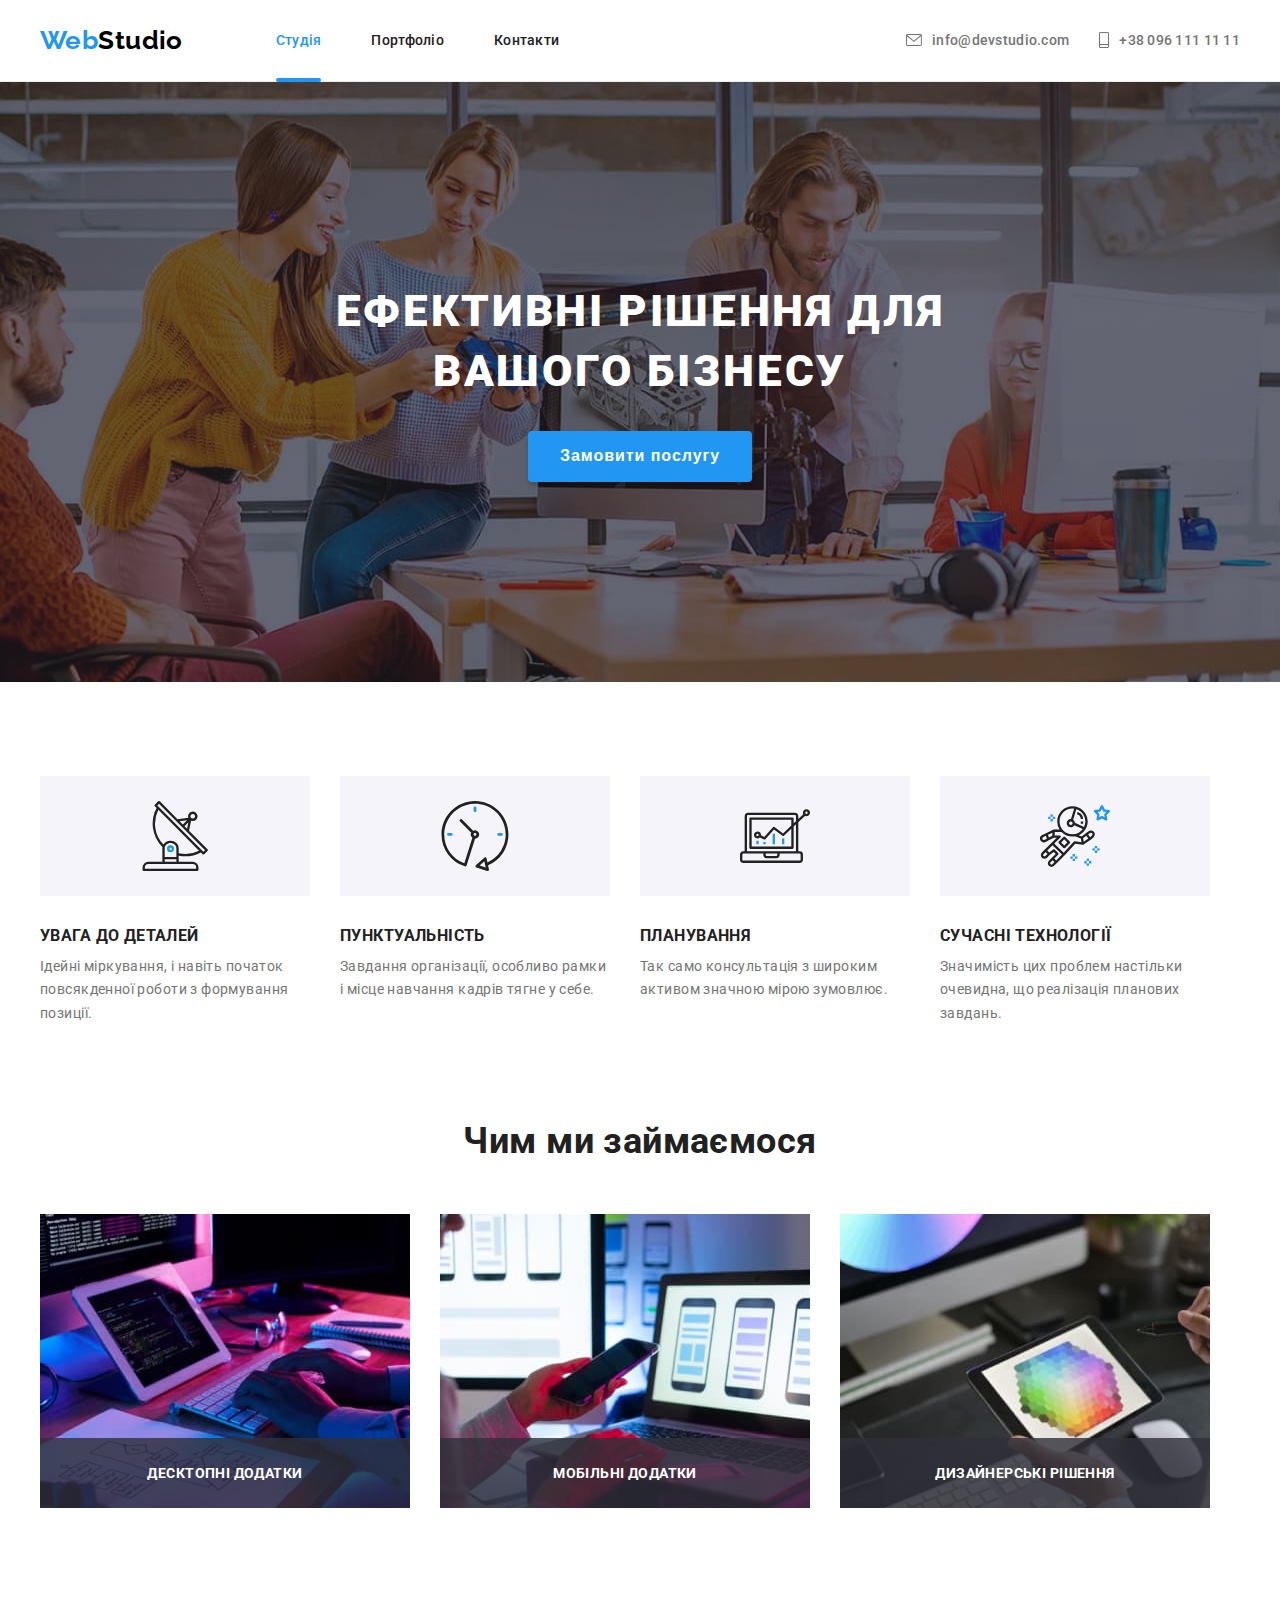
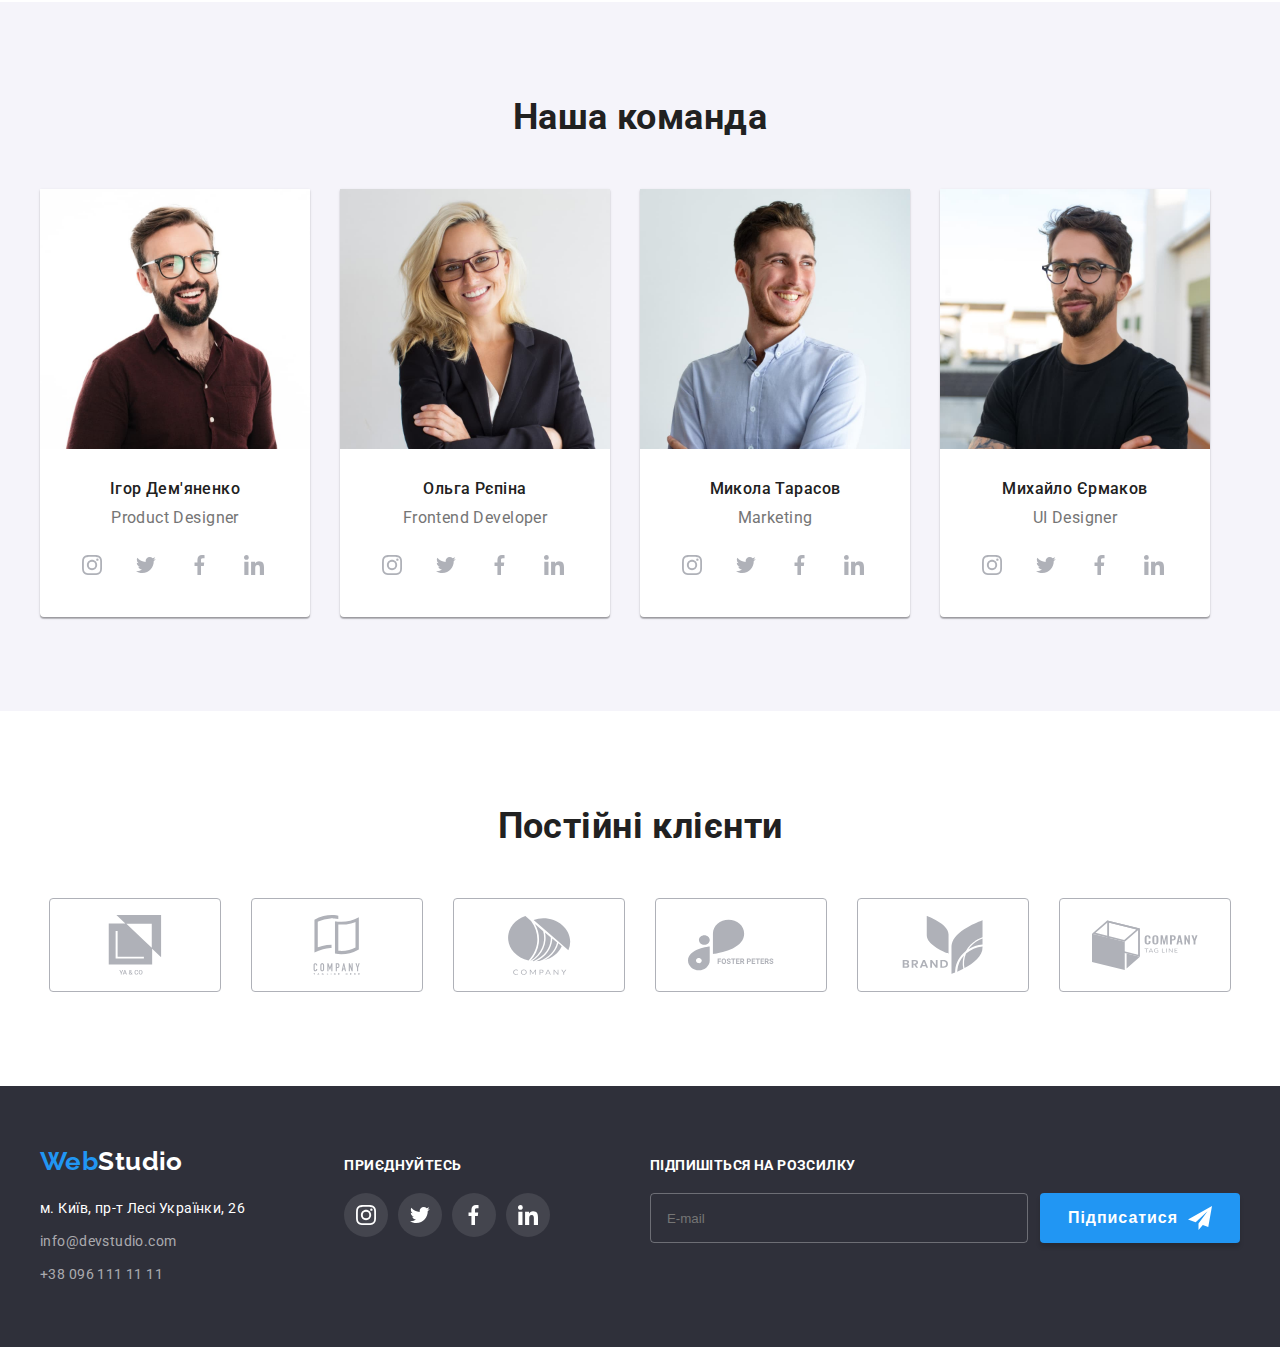
<file: index.html>
<!DOCTYPE html>
<html lang="uk">
  <head>
    <meta charset="UTF-8" />
    <meta http-equiv="X-UA-Compatible" content="IE=edge" />
    <meta name="viewport" content="width=device-width, initial-scale=1.0" />
    <title>Головна</title>
    <link
      href="https://fonts.googleapis.com/css2?family=Raleway:wght@700&family=Roboto:wght@400;500;700;900&display=swap"
      rel="stylesheet"
    />
    <link
      rel="stylesheet"
      href="https://cdnjs.cloudflare.com/ajax/libs/modern-normalize/1.1.0/modern-normalize.min.css"
      integrity="sha512-wpPYUAdjBVSE4KJnH1VR1HeZfpl1ub8YT/NKx4PuQ5NmX2tKuGu6U/JRp5y+Y8XG2tV+wKQpNHVUX03MfMFn9Q=="
      crossorigin="anonymous"
      referrerpolicy="no-referrer"
    />
    <link rel="stylesheet" href="./css/main.min.css" />
  </head>
  <body>
    <header class="header">
      <div class="container header__container">
        <a href="" class="logo logo--wrap"
          ><span class="logo header__logo">Web</span>Studio</a
        >
        <nav class="nav">
          <ul class="nav__list">
            <li class="nav__item">
              <a href="./index.html" class="nav__link link nav__link--current"
                >Студія</a
              >
            </li>
            <li class="nav__item">
              <a href="./portfolio.html" class="nav__link link">Портфоліо</a>
            </li>
            <li class="nav__item">
              <a href="" class="nav__link link">Контакти</a>
            </li>
          </ul>
        </nav>
        <ul class="header__list">
          <li class="header__item">
            <a href="mailto:info@devstudio.com" class="header__link link">
              <svg class="header__icon" width="16" height="12">
                <use href="./images/symbol-defs.svg#icon-mail"></use>
              </svg>
              info@devstudio.com</a
            >
          </li>
          <li class="header__item">
            <a href="tel:+380961111111" class="header__link link">
              <svg class="header__icon" width="10" height="16">
                <use href="./images/symbol-defs.svg#icon-phone"></use>
              </svg>
              +38 096 111 11 11</a
            >
          </li>
        </ul>
      </div>
    </header>

    <main>
      <section class="hero">
        <div class="container hero__container">
          <h1 class="hero__title">Ефективні рішення для вашого бізнесу</h1>
          <button type="button" class="btn hero__btn" data-modal-open>
            Замовити послугу
          </button>
        </div>
      </section>
      <section class="section features">
        <div class="container">
          <h2 class="visually-hidden">Переваги</h2>
          <ul class="features__list">
            <li class="features__item">
              <div class="features__thumb">
                <svg class="features__icon" width="70" height="70">
                  <use href="./images/symbol-defs.svg#icon-satellite"></use>
                </svg>
              </div>
              <h3 class="subtitle features__subtitle">Увага до деталей</h3>
              <p class="features__label">
                Ідейні міркування, і навіть початок повсякденної роботи з
                формування позиції.
              </p>
            </li>
            <li class="features__item">
              <div class="features__thumb">
                <svg class="features__icon" width="70" height="70">
                  <use href="./images/symbol-defs.svg#icon-clock"></use>
                </svg>
              </div>
              <h3 class="subtitle features__subtitle">Пунктуальність</h3>
              <p class="features__label">
                Завдання організації, особливо рамки і місце навчання кадрів
                тягне у себе.
              </p>
            </li>
            <li class="features__item">
              <div class="features__thumb">
                <svg class="features__icon" width="70" height="70">
                  <use href="./images/symbol-defs.svg#icon-diagram"></use>
                </svg>
              </div>
              <h3 class="subtitle features__subtitle">Планування</h3>
              <p class="features__label">
                Так само консультація з широким активом значною мірою зумовлює.
              </p>
            </li>
            <li class="features__item">
              <div class="features__thumb">
                <svg class="features__icon" width="70" height="70">
                  <use href="./images/symbol-defs.svg#icon-astronaut"></use>
                </svg>
              </div>
              <h3 class="subtitle features__subtitle">Сучасні технології</h3>
              <p class="features__label">
                Значимість цих проблем настільки очевидна, що реалізація
                планових завдань.
              </p>
            </li>
          </ul>
        </div>
      </section>
      <section class="section promo">
        <div class="container">
          <h2 class="title">Чим ми займаємося</h2>
          <ul class="promo__list">
            <li class="promo__item">
              <img
                class="picture"
                src="./images/img1.jpg"
                alt="Чоловік набирає текст на клавіатурі"
                width="370"
                height="294"
              />
              <div class="promo__thumb">
                <p class="promo__label">Десктопні додатки</p>
              </div>
            </li>
            <li class="promo__item">
              <img
                class="picture"
                src="./images/img2.jpg"
                alt="Жінка порівнює телефон у руках та на моніторі комп'ютера"
                width="370"
                height="294"
              />
              <div class="promo__thumb">
                <p class="promo__label">Мобільні додатки</p>
              </div>
            </li>
            <li class="promo__item">
              <img
                class="picture"
                src="./images/img3.jpg"
                alt="Дівчина тримає планшет із різнокольоровим зображенням"
                width="370"
                height="294"
              />
              <div class="promo__thumb">
                <p class="promo__label">Дизайнерські рішення</p>
              </div>
            </li>
          </ul>
        </div>
      </section>
      <section class="section team">
        <div class="container">
          <h2 class="title">Наша команда</h2>
          <ul class="list social">
            <li class="team__item">
              <img
                class="picture"
                src="./images/person1.jpg"
                alt="Чоловік в окулярах та з бородою"
                width="270"
                height="260"
              />
              <div class="team__thumb">
                <p class="subtitle team__name">Ігор Дем'яненко</p>
                <p lang="en" class="team__staff">Product Designer</p>
                <ul class="social__list">
                  <li class="social__item">
                    <a class="social__link" href="">
                      <svg
                        class="social__icon social__icon--team"
                        width="20"
                        height="20"
                      >
                        <use
                          href="./images/symbol-defs.svg#icon-instagram"
                        ></use>
                      </svg>
                    </a>
                  </li>
                  <li class="social__item">
                    <a class="social__link" href="">
                      <svg
                        class="social__icon social__icon--team"
                        width="20"
                        height="20"
                      >
                        <use href="./images/symbol-defs.svg#icon-twitter"></use>
                      </svg>
                    </a>
                  </li>
                  <li class="social__item">
                    <a class="social__link" href="">
                      <svg
                        class="social__icon social__icon--team"
                        width="20"
                        height="20"
                      >
                        <use
                          href="./images/symbol-defs.svg#icon-facebook"
                        ></use>
                      </svg>
                    </a>
                  </li>
                  <li class="social__item">
                    <a class="social__link" href="">
                      <svg
                        class="social__icon social__icon--team"
                        width="20"
                        height="20"
                      >
                        <use
                          href="./images/symbol-defs.svg#icon-linkedin"
                        ></use>
                      </svg>
                    </a>
                  </li>
                </ul>
              </div>
            </li>
            <li class="team__item">
              <img
                class="picture"
                src="./images/person2.jpg"
                alt="Чоловік в окулярах та з бородою"
                width="270"
                height="260"
              />
              <div class="team__thumb">
                <p class="subtitle team__name">Ольга Рєпіна</p>
                <p lang="en" class="team__staff">Frontend Developer</p>
                <ul class="social__list">
                  <li class="social__item">
                    <a class="social__link" href="">
                      <svg
                        class="social__icon social__icon--team"
                        width="20"
                        height="20"
                      >
                        <use
                          href="./images/symbol-defs.svg#icon-instagram"
                        ></use>
                      </svg>
                    </a>
                  </li>
                  <li class="social__item">
                    <a class="social__link" href="">
                      <svg
                        class="social__icon social__icon--team"
                        width="20"
                        height="20"
                      >
                        <use href="./images/symbol-defs.svg#icon-twitter"></use>
                      </svg>
                    </a>
                  </li>
                  <li class="social__item">
                    <a class="social__link" href="">
                      <svg
                        class="social__icon social__icon--team"
                        width="20"
                        height="20"
                      >
                        <use
                          href="./images/symbol-defs.svg#icon-facebook"
                        ></use>
                      </svg>
                    </a>
                  </li>
                  <li class="social__item">
                    <a class="social__link" href="">
                      <svg
                        class="social__icon social__icon--team"
                        width="20"
                        height="20"
                      >
                        <use
                          href="./images/symbol-defs.svg#icon-linkedin"
                        ></use>
                      </svg>
                    </a>
                  </li>
                </ul>
              </div>
            </li>
            <li class="team__item">
              <img
                class="picture"
                src="./images/person3.jpg"
                alt="Чоловік в окулярах та з бородою"
                width="270"
                height="260"
              />
              <div class="team__thumb">
                <p class="subtitle team__name">Микола Тарасов</p>
                <p lang="en" class="team__staff">Marketing</p>
                <ul class="social__list">
                  <li class="social__item">
                    <a class="social__link" href="">
                      <svg
                        class="social__icon social__icon--team"
                        width="20"
                        height="20"
                      >
                        <use
                          href="./images/symbol-defs.svg#icon-instagram"
                        ></use>
                      </svg>
                    </a>
                  </li>
                  <li class="social__item">
                    <a class="social__link" href="">
                      <svg
                        class="social__icon social__icon--team"
                        width="20"
                        height="20"
                      >
                        <use href="./images/symbol-defs.svg#icon-twitter"></use>
                      </svg>
                    </a>
                  </li>
                  <li class="social__item">
                    <a class="social__link" href="">
                      <svg
                        class="social__icon social__icon--team"
                        width="20"
                        height="20"
                      >
                        <use
                          href="./images/symbol-defs.svg#icon-facebook"
                        ></use>
                      </svg>
                    </a>
                  </li>
                  <li class="social__item">
                    <a class="social__link" href="">
                      <svg
                        class="social__icon social__icon--team"
                        width="20"
                        height="20"
                      >
                        <use
                          href="./images/symbol-defs.svg#icon-linkedin"
                        ></use>
                      </svg>
                    </a>
                  </li>
                </ul>
              </div>
            </li>
            <li class="team__item">
              <img
                class="picture"
                src="./images/person4.jpg"
                alt="Чоловік в окулярах та з бородою"
                width="270"
                height="260"
              />
              <div class="team__thumb">
                <p class="subtitle team__name">Михайло Єрмаков</p>
                <p lang="en" class="team__staff">UI Designer</p>
                <ul class="social__list">
                  <li class="social__item">
                    <a class="social__link" href="">
                      <svg
                        class="social__icon social__icon--team"
                        width="20"
                        height="20"
                      >
                        <use
                          href="./images/symbol-defs.svg#icon-instagram"
                        ></use>
                      </svg>
                    </a>
                  </li>
                  <li class="social__item">
                    <a class="social__link" href="">
                      <svg
                        class="social__icon social__icon--team"
                        width="20"
                        height="20"
                      >
                        <use href="./images/symbol-defs.svg#icon-twitter"></use>
                      </svg>
                    </a>
                  </li>
                  <li class="social__item">
                    <a class="social__link" href="">
                      <svg
                        class="social__icon social__icon--team"
                        width="20"
                        height="20"
                      >
                        <use
                          href="./images/symbol-defs.svg#icon-facebook"
                        ></use>
                      </svg>
                    </a>
                  </li>
                  <li class="social__item">
                    <a class="social__link" href="">
                      <svg
                        class="social__icon social__icon--team"
                        width="20"
                        height="20"
                      >
                        <use
                          href="./images/symbol-defs.svg#icon-linkedin"
                        ></use>
                      </svg>
                    </a>
                  </li>
                </ul>
              </div>
            </li>
          </ul>
        </div>
      </section>
      <section class="section clients">
        <div class="container">
          <h2 class="title">Постійні клієнти</h2>
          <ul class="list clients__list">
            <li class="clients__item">
              <a href="" class="clients__link">
                <svg class="clients__icon" width="106" height="60">
                  <use href="./images/symbol-defs.svg#icon-yaco"></use>
                </svg>
              </a>
            </li>
            <li class="clients__item">
              <a href="" class="clients__link">
                <svg class="clients__icon" width="106" height="60">
                  <use href="./images/symbol-defs.svg#icon-tagline"></use>
                </svg>
              </a>
            </li>
            <li class="clients__item">
              <a href="" class="clients__link">
                <svg class="clients__icon" width="106" height="60">
                  <use href="./images/symbol-defs.svg#icon-company"></use>
                </svg>
              </a>
            </li>
            <li class="clients__item">
              <a href="" class="clients__link">
                <svg class="clients__icon" width="106" height="60">
                  <use href="./images/symbol-defs.svg#icon-foster"></use>
                </svg>
              </a>
            </li>
            <li class="clients__item">
              <a href="" class="clients__link">
                <svg class="clients__icon" width="106" height="60">
                  <use href="./images/symbol-defs.svg#icon-brand"></use>
                </svg>
              </a>
            </li>
            <li class="clients__item">
              <a href="" class="clients__link">
                <svg class="clients__icon" width="106" height="60">
                  <use href="./images/symbol-defs.svg#icon-taglinecube"></use>
                </svg>
              </a>
            </li>
          </ul>
        </div>
      </section>
    </main>

    <footer class="footer">
      <div class="container footer__container">
        <div>
          <a href="" class="logo footer__logo"
            ><span class="logo logo--footer">Web</span>Studio</a
          >
          <address class="address">
            <ul class="address__list">
              <li class="address__item">
                <a
                  class="address__link address__link--map"
                  href="https://goo.gl/maps/sGmAFH82e1hSpcsq9"
                  target="_blank"
                  rel="noopener noreferrer"
                  >м. Київ, пр-т Лесі Українки, 26</a
                >
              </li>
              <li class="address__item">
                <a href="mailto:info@devstudio.com" class="address__link"
                  >info@devstudio.com</a
                >
              </li>
              <li class="address__item">
                <a href="tel:+380961111111" class="address__link"
                  >+38 096 111 11 11</a
                >
              </li>
            </ul>
          </address>
        </div>
        <div class="social">
          <p class="social__subtitle subtitle">приєднуйтесь</p>
          <ul class="social__list">
            <li class="social__item">
              <a class="social__link social__link--footer" href="">
                <svg class="social__icon" width="20" height="20">
                  <use href="./images/symbol-defs.svg#icon-instagram"></use>
                </svg>
              </a>
            </li>
            <li class="social__item">
              <a class="social__link social__link--footer" href="">
                <svg class="social__icon" width="20" height="20">
                  <use href="./images/symbol-defs.svg#icon-twitter"></use>
                </svg>
              </a>
            </li>
            <li class="social__item">
              <a class="social__link social__link--footer" href="">
                <svg class="social__icon" width="20" height="20">
                  <use href="./images/symbol-defs.svg#icon-facebook"></use>
                </svg>
              </a>
            </li>
            <li class="social__item">
              <a class="social__link social__link--footer" href="">
                <svg class="social__icon" width="20" height="20">
                  <use href="./images/symbol-defs.svg#icon-linkedin"></use>
                </svg>
              </a>
            </li>
          </ul>
        </div>
        <div class="social">
          <p class="social__subtitle subtitle">Підпишіться на розсилку</p>
          <form class="social__form">
            <input
              type="email"
              name="mail"
              class="social__email"
              placeholder="E-mail"
              required
            />
            <button type="submit" class="btn social__btn">
              Підписатися
              <svg
                class="social__icon social__icon--footer"
                width="24"
                height="24"
              >
                <use href="./images/symbol-defs.svg#icon-telegram"></use>
              </svg>
            </button>
          </form>
        </div>
      </div>
    </footer>
    <div class="backdrop is-hidden" data-modal>
      <div class="modal">
        <button type="button" class="modal__close-button" data-modal-close>
          <svg class="modal__close-icon" width="10" height="10">
            <use href="./images/symbol-defs.svg#icon-close"></use>
          </svg>
        </button>

        <form class="modal__form">
          <h2 class="modal__title">Залиште свої дані, ми вам передзвонимо</h2>

          <div class="modal__thumb">
            <label class="modal__label" for="name"> Ім'я</label>
            <div class="modal__inner">
              <input class="modal__input" type="text" name="name" id="name" />
              <svg class="modal__icon" width="18" height="18">
                <use href="./images/icons.svg#icon-mod_user"></use>
              </svg>
            </div>
          </div>

          <div class="modal__thumb">
            <label class="modal__label" for="tel"> Телефон</label>
            <div class="modal__inner">
              <input class="modal__input" type="tel" name="tel" id="tel" />
              <svg class="modal__icon" width="18" height="18">
                <use href="./images/icons.svg#icon-mod_phone"></use>
              </svg>
            </div>
          </div>

          <div class="modal__thumb">
            <label class="modal__label" for="mail"> Пошта</label>
            <div class="modal__inner">
              <input class="modal__input" type="email" name="mail" id="mail" />
              <svg class="modal__icon" width="18" height="18">
                <use href="./images/icons.svg#icon-mod_mail"></use>
              </svg>
            </div>
          </div>

          <label class="modal__label"
            ><span class="modal__inner">Коментар</span>
            <textarea
              class="modal__input modal__textarea"
              name="coment"
              id="textarea"
              rows="6"
              placeholder="Введіть текст"
            ></textarea>
          </label>

          <label class="modal__label modal__checkbox">
            <input class="checkbox" type="checkbox" name="checkbox" />
            <span class="custom-checkbox"></span>

            Погоджуюся з розсилкою та приймаю&nbsp;&nbsp;
            <a href="" class="checkbox-label">Умови договору</a>
          </label>

          <button type="submit" class="btn btn--modal">Відправити</button>
        </form>
      </div>
    </div>
    <script src="./js/modal.js"></script>
  </body>
</html>
</file>
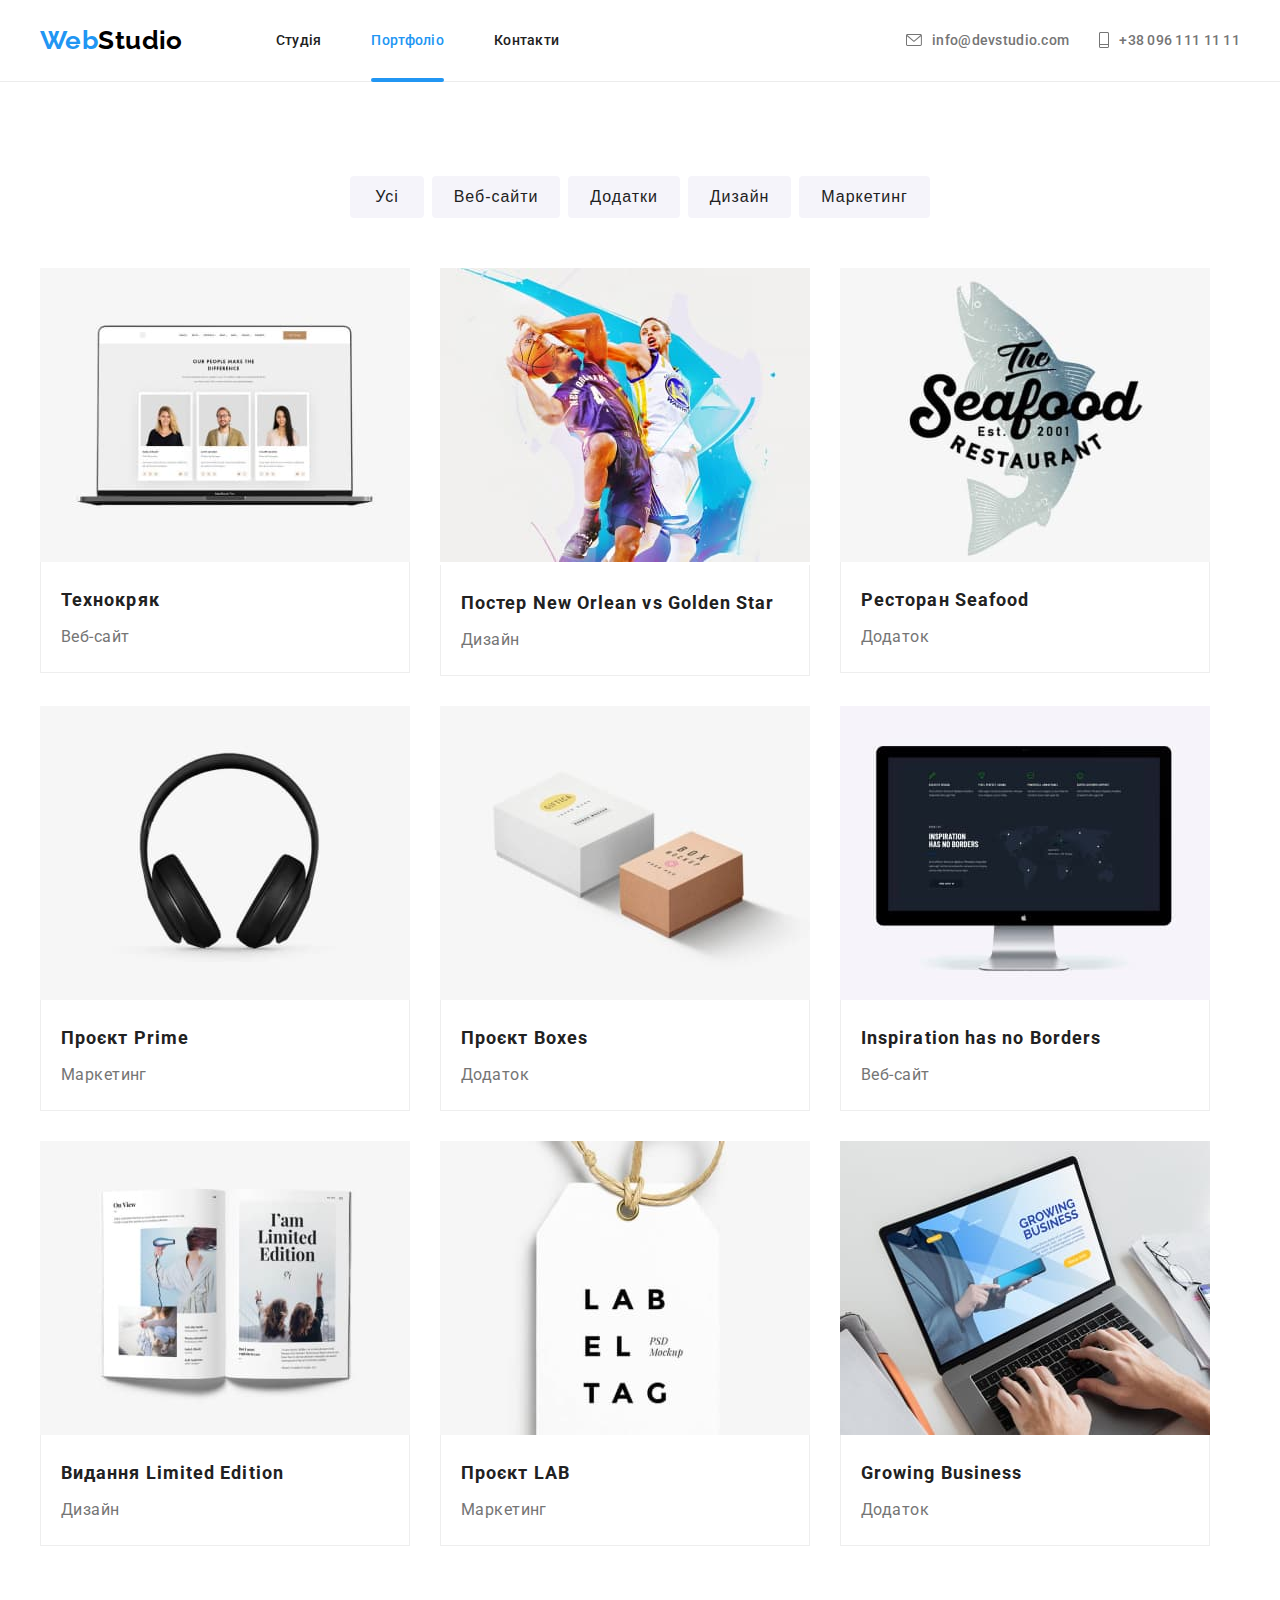
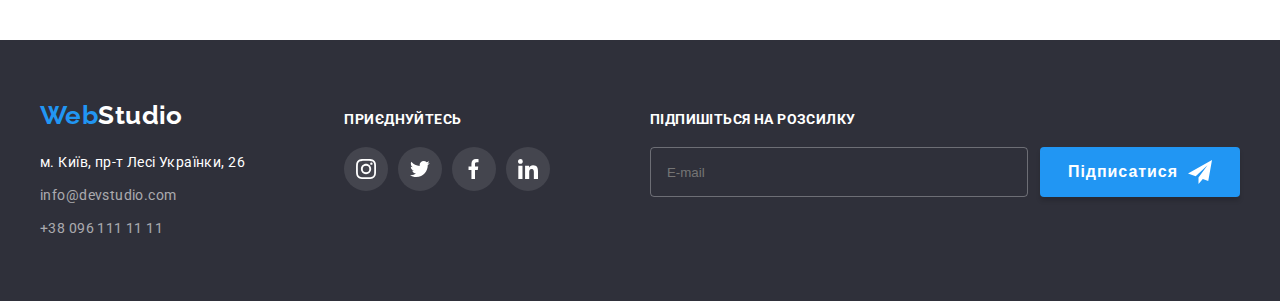
<file: portfolio.html>
<!DOCTYPE html>
<html lang="uk">
  <head>
    <meta charset="UTF-8" />
    <meta http-equiv="X-UA-Compatible" content="IE=edge" />
    <meta name="viewport" content="width=device-width, initial-scale=1.0" />
    <title>Головна</title>
    <link
      href="https://fonts.googleapis.com/css2?family=Raleway:wght@700&family=Roboto:wght@400;500;700;900&display=swap"
      rel="stylesheet"
    />
    <link
      rel="stylesheet"
      href="https://cdnjs.cloudflare.com/ajax/libs/modern-normalize/1.1.0/modern-normalize.min.css"
      integrity="sha512-wpPYUAdjBVSE4KJnH1VR1HeZfpl1ub8YT/NKx4PuQ5NmX2tKuGu6U/JRp5y+Y8XG2tV+wKQpNHVUX03MfMFn9Q=="
      crossorigin="anonymous"
      referrerpolicy="no-referrer"
    />
    <link rel="stylesheet" href="./css/main.min.css" />
  </head>
  <body>
    <header class="header">
      <div class="container header__container">
        <a href="" class="logo logo--wrap"
          ><span class="logo header__logo">Web</span>Studio</a
        >
        <nav class="nav">
          <ul class="nav__list">
            <li class="nav__item">
              <a href="./index.html" class="nav__link link">Студія</a>
            </li>
            <li class="nav__item">
              <a
                href="./portfolio.html"
                class="nav__link link nav__link--current"
                >Портфоліо</a
              >
            </li>
            <li class="nav__item">
              <a href="" class="nav__link link">Контакти</a>
            </li>
          </ul>
        </nav>
        <ul class="header__list">
          <li class="header__item">
            <a href="mailto:info@devstudio.com" class="header__link link">
              <svg class="header__icon" width="16" height="12">
                <use href="./images/symbol-defs.svg#icon-mail"></use>
              </svg>
              info@devstudio.com</a
            >
          </li>
          <li class="header__item">
            <a href="tel:+380961111111" class="header__link link">
              <svg class="header__icon" width="10" height="16">
                <use href="./images/symbol-defs.svg#icon-phone"></use>
              </svg>
              +38 096 111 11 11</a
            >
          </li>
        </ul>
      </div>
    </header>

    <main>
      <section class="section portfolio">
        <h1 class="visually-hidden">Портфоліо</h1>
        <div class="container">
          <ul class="list portfolio__list">
            <li class="portfolio__item">
              <button
                type="button"
                class="btn portfolio__btn portfolio__btn--first"
              >
                Усі
              </button>
            </li>
            <li class="portfolio__item">
              <button type="button" class="btn portfolio__btn">
                Веб-сайти
              </button>
            </li>
            <li class="portfolio__item">
              <button type="button" class="btn portfolio__btn">Додатки</button>
            </li>
            <li class="portfolio__item">
              <button type="button" class="btn portfolio__btn">Дизайн</button>
            </li>
            <li class="portfolio__item">
              <button type="button" class="btn portfolio__btn">
                Маркетинг
              </button>
            </li>
          </ul>
        </div>
        <div class="container card">
          <ul class="list card__list pic">
            <li class="card__item">
              <a class="card__link" href="#" rel="nofollow noreferrer">
                <div class="pic__thumb">
                  <img
                    class="picture"
                    src="./images/img4.jpg"
                    alt="Ноутбук із зображенням веб-сайту"
                    width="370"
                    height="294"
                  />
                  <div class="pic__inner">
                    <p class="pic__label">
                      Ресурс пропонує комплексні пропозиції з різним рівнем
                      функціоналу та сервісів. Все це дозволить відвідувачу
                      отримати вичерпні відомості про компанію чи приватну
                      особу.
                    </p>
                  </div>
                </div>
                <div class="card__thumb">
                  <p class="title portfolio__title">Технокряк</p>
                  <p class="portfolio__label">Веб-сайт</p>
                </div>
              </a>
            </li>

            <li class="card__item">
              <a class="card__link" href="#" rel="nofollow noreferrer">
                <div class="pic__thumb">
                  <img
                    class="pic"
                    src="./images/img5.jpg"
                    alt="Баскетболісти"
                    width="370"
                    height="294"
                  />
                  <div class="pic__inner">
                    <p class="pic__label">
                      Ресурс пропонує комплексні пропозиції з різним рівнем
                      функціоналу та сервісів. Все це дозволить відвідувачу
                      отримати вичерпні відомості про компанію чи приватну
                      особу.
                    </p>
                  </div>
                </div>
                <div class="card__thumb">
                  <h2 class="title portfolio__title">
                    Постер <span lang="en">New Orlean vs Golden Star</span>
                  </h2>
                  <p class="portfolio__label">Дизайн</p>
                </div>
              </a>
            </li>

            <li class="card__item">
              <a class="card__link" href="#" rel="nofollow noreferrer">
                <div class="pic__thumb">
                  <img
                    class="picture"
                    src="./images/img6.jpg"
                    alt="Логотип"
                    width="370"
                    height="294"
                  />
                  <div class="pic__inner">
                    <p class="pic__label">
                      Ресурс пропонує комплексні пропозиції з різним рівнем
                      функціоналу та сервісів. Все це дозволить відвідувачу
                      отримати вичерпні відомості про компанію чи приватну
                      особу.
                    </p>
                  </div>
                </div>
                <div class="card__thumb">
                  <h2 class="title portfolio__title">
                    Ресторан <span lang="en">Seafood</span>
                  </h2>
                  <p class="portfolio__label">Додаток</p>
                </div>
              </a>
            </li>

            <li class="card__item">
              <a class="card__link" href="#" rel="nofollow noreferrer">
                <div class="pic__thumb">
                  <img
                    class="picture"
                    src="./images/img7.jpg"
                    alt="Навушники"
                    width="370"
                    height="294"
                  />
                  <div class="pic__inner">
                    <p class="pic__label">
                      Ресурс пропонує комплексні пропозиції з різним рівнем
                      функціоналу та сервісів. Все це дозволить відвідувачу
                      отримати вичерпні відомості про компанію чи приватну
                      особу.
                    </p>
                  </div>
                </div>
                <div class="card__thumb">
                  <h2 class="title portfolio__title">
                    Проєкт <span lang="en">Prime</span>
                  </h2>
                  <p class="portfolio__label">Маркетинг</p>
                </div>
              </a>
            </li>

            <li class="card__item">
              <a class="card__link" href="#" rel="nofollow noreferrer">
                <div class="pic__thumb">
                  <img
                    class="picture"
                    src="./images/img8.jpg"
                    alt="Дві коробочки"
                    width="370"
                    height="294"
                  />
                  <div class="pic__inner">
                    <p class="pic__label">
                      Ресурс пропонує комплексні пропозиції з різним рівнем
                      функціоналу та сервісів. Все це дозволить відвідувачу
                      отримати вичерпні відомості про компанію чи приватну
                      особу.
                    </p>
                  </div>
                </div>
                <div class="card__thumb">
                  <h2 class="title portfolio__title">
                    Проєкт <span lang="en">Boxes</span>
                  </h2>
                  <p class="portfolio__label">Додаток</p>
                </div>
              </a>
            </li>

            <li class="card__item">
              <a class="card__link" href="#" rel="nofollow noreferrer">
                <div class="pic__thumb">
                  <img
                    class="picture"
                    src="./images/img9.jpg"
                    alt="Монітор із сайтом"
                    width="370"
                    height="294"
                  />
                  <div class="pic__inner">
                    <p class="pic__label">
                      Ресурс пропонує комплексні пропозиції з різним рівнем
                      функціоналу та сервісів. Все це дозволить відвідувачу
                      отримати вичерпні відомості про компанію чи приватну
                      особу.
                    </p>
                  </div>
                </div>
                <div class="card__thumb">
                  <h2 lang="en" class="title portfolio__title">
                    Inspiration has no Borders
                  </h2>
                  <p class="portfolio__label">Веб-сайт</p>
                </div>
              </a>
            </li>

            <li class="card__item">
              <a class="card__link" href="#" rel="nofollow noreferrer">
                <div class="pic__thumb">
                  <img
                    class="picture"
                    src="./images/img10.jpg"
                    alt="Журнал"
                    width="370"
                    height="294"
                  />
                  <div class="pic__inner">
                    <p class="pic__label">
                      Ресурс пропонує комплексні пропозиції з різним рівнем
                      функціоналу та сервісів. Все це дозволить відвідувачу
                      отримати вичерпні відомості про компанію чи приватну
                      особу.
                    </p>
                  </div>
                </div>
                <div class="card__thumb">
                  <h2 class="title portfolio__title">
                    Видання <span lang="en">Limited Edition</span>
                  </h2>
                  <p class="portfolio__label">Дизайн</p>
                </div>
              </a>
            </li>

            <li class="card__item">
              <a class="card__link" href="#" rel="nofollow noreferrer">
                <div class="pic__thumb">
                  <img
                    class="picture"
                    src="./images/img11.jpg"
                    alt="Етикетка з лейблом"
                    width="370"
                    height="294"
                  />
                  <div class="pic__inner">
                    <p class="pic__label">
                      Ресурс пропонує комплексні пропозиції з різним рівнем
                      функціоналу та сервісів. Все це дозволить відвідувачу
                      отримати вичерпні відомості про компанію чи приватну
                      особу.
                    </p>
                  </div>
                </div>
                <div class="card__thumb">
                  <h2 class="title portfolio__title">
                    Проєкт <span lang="en">LAB</span>
                  </h2>
                  <p class="portfolio__label">Маркетинг</p>
                </div>
              </a>
            </li>

            <li class="card__item">
              <a class="card__link" href="#" rel="nofollow noreferrer">
                <div class="pic__thumb">
                  <img
                    class="picture"
                    src="./images/img12.jpg"
                    alt="Чоловік за ноутбуком"
                    width="370"
                    height="294"
                  />
                  <div class="pic__inner">
                    <p class="pic__label">
                      Ресурс пропонує комплексні пропозиції з різним рівнем
                      функціоналу та сервісів. Все це дозволить відвідувачу
                      отримати вичерпні відомості про компанію чи приватну
                      особу.
                    </p>
                  </div>
                </div>
                <div class="card__thumb">
                  <h2 lang="en" class="title portfolio__title">
                    Growing Business
                  </h2>
                  <p class="portfolio__label">Додаток</p>
                </div>
              </a>
            </li>
          </ul>
        </div>
      </section>
    </main>

    <footer class="footer">
      <div class="container footer__container">
        <div>
          <a href="" class="logo footer__logo"
            ><span class="logo logo--footer">Web</span>Studio</a
          >
          <address class="address">
            <ul class="address__list">
              <li class="address__item">
                <a
                  class="address__link address__link--map"
                  href="https://goo.gl/maps/sGmAFH82e1hSpcsq9"
                  target="_blank"
                  rel="noopener noreferrer"
                  >м. Київ, пр-т Лесі Українки, 26</a
                >
              </li>
              <li class="address__item">
                <a href="mailto:info@devstudio.com" class="address__link"
                  >info@devstudio.com</a
                >
              </li>
              <li class="address__item">
                <a href="tel:+380961111111" class="address__link"
                  >+38 096 111 11 11</a
                >
              </li>
            </ul>
          </address>
        </div>
        <div class="social">
          <p class="social__subtitle subtitle">приєднуйтесь</p>
          <ul class="social__list">
            <li class="social__item">
              <a class="social__link social__link--footer" href="">
                <svg class="social__icon" width="20" height="20">
                  <use href="./images/symbol-defs.svg#icon-instagram"></use>
                </svg>
              </a>
            </li>
            <li class="social__item">
              <a class="social__link social__link--footer" href="">
                <svg class="social__icon" width="20" height="20">
                  <use href="./images/symbol-defs.svg#icon-twitter"></use>
                </svg>
              </a>
            </li>
            <li class="social__item">
              <a class="social__link social__link--footer" href="">
                <svg class="social__icon" width="20" height="20">
                  <use href="./images/symbol-defs.svg#icon-facebook"></use>
                </svg>
              </a>
            </li>
            <li class="social__item">
              <a class="social__link social__link--footer" href="">
                <svg class="social__icon" width="20" height="20">
                  <use href="./images/symbol-defs.svg#icon-linkedin"></use>
                </svg>
              </a>
            </li>
          </ul>
        </div>
        <div class="social">
          <p class="social__subtitle subtitle">Підпишіться на розсилку</p>
          <form class="social__form">
            <input
              type="email"
              name="mail"
              class="social__email"
              placeholder="E-mail"
              required
            />
            <button type="submit" class="btn social__btn">
              Підписатися
              <svg
                class="social__icon social__icon--footer"
                width="24"
                height="24"
              >
                <use href="./images/symbol-defs.svg#icon-telegram"></use>
              </svg>
            </button>
          </form>
        </div>
      </div>
    </footer>
  </body>
</html>
</file>
<file: css/main.min.css>
:root{--sub-bg-color: #2196F3;--main-bg-color: #2F303A;--sub-text-color: #757575;--icon-color: #AFB1B8;--special-text-color: #ffffff;--light-blue-color: #188CE8;--tr-du: 250ms;--timing: cubic-bezier(0.4, 0, 0.2, 1)}body{font-family:"Roboto",sans-serif;color:#212121;font-size:14px;font-weight:400;letter-spacing:.03em;margin:0}a{text-decoration:none}h1,h2,h3,h4,h5,h6,p{margin:0}ul{margin-top:0;margin-bottom:0;padding:0;list-style:none}.picture{display:block}.container{padding-left:15px;padding-right:15px;margin:0 auto;max-width:1200px}.subtitle{text-transform:uppercase;font-weight:700}.section{padding-top:94px;padding-bottom:94px}.title{font-weight:700;font-size:36px;line-height:1.2;text-align:center;margin-bottom:50px}.list{display:flex;gap:30px}.logo{color:#000;font-family:"Raleway",sans-serif;font-weight:700;font-size:26px;line-height:1.2}.logo--wrap{margin-right:93px}.logo--footer{color:var(--sub-bg-color)}.link{display:block;padding-top:32px;padding-bottom:32px;font-weight:500;line-height:1.2;letter-spacing:.02em;color:#212121}.btn{transition:background-color var(--tr-du) var(--timing);font-weight:700;font-size:16px;line-height:1.88;letter-spacing:.06em;background-color:var(--sub-bg-color);color:var(--special-text-color);border-style:none;box-shadow:0px 4px 4px rgba(0,0,0,.15);border-radius:4px;cursor:pointer}.btn:hover,.btn:focus{background-color:var(--light-blue-color)}.btn--modal{width:200px;margin:0 auto;padding:10px 52px}.social__list{display:flex;gap:10px}.social__link{transition:background-color var(--tr-du) var(--timing);display:flex;border-radius:50%;width:44px;height:44px;align-items:center;justify-content:center}.social__link:hover,.social__link:focus{background-color:var(--sub-bg-color)}.social__link:hover .social__icon--team,.social__link:hover .social__icon--team,.social__link:focus .social__icon--team,.social__link:focus .social__icon--team{fill:var(--special-text-color)}.social__link--footer{background-color:rgba(255,255,255,.1)}.social__icon{fill:var(--special-text-color)}.social__icon--team{transition:fill var(--tr-du) var(--timing);fill:var(--icon-color)}.social__icon--footer{margin:0 0 0 10px}.social__subtitle{color:var(--special-text-color);margin-top:0;margin-bottom:20px}.social__form{display:flex}.social__email{width:358px;padding-left:16px;margin-right:12px;border:1px solid rgba(255,255,255,.3);border-radius:4px;color:rgba(255,255,255,.6);background-color:rgba(0,0,0,0)}.social__btn{display:flex;align-items:center;padding:10px 28px}.visually-hidden{overflow:hidden;position:absolute;white-space:nowrap;clip:rect(0 0 0 0);-webkit-clip-path:inset(50%);clip-path:inset(50%);height:1px;width:1px}.header{border-bottom:1px solid #ececec}.header__container{display:flex;align-items:center}.header__logo{color:var(--sub-bg-color)}.header__list{display:flex;flex-grow:1;justify-content:flex-end}.header__item:not(:last-child){margin-right:30px}.header__link{display:flex;align-items:center;color:var(--sub-text-color);transition:color var(--tr-du) var(--timing)}.header__link:hover,.header__link:focus{color:var(--sub-bg-color)}.header__link:hover .contact-icon,.header__link:focus .contact-icon{fill:currentColor}.header__icon{transition:fill var(--tr-du) var(--timing);margin-right:10px;fill:currentColor}.nav{display:flex}.nav__list{display:flex}.nav__item:not(:last-child){margin-right:50px}.nav__item--contact:first-child{margin-right:30px}.nav__link{transition:color var(--tr-du) var(--timing)}.nav__link:hover,.nav__link:focus{color:var(--sub-bg-color)}.nav__link--current{position:relative;transition:color var(--tr-du) var(--timing);color:var(--sub-bg-color)}.nav__link--current:hover,.nav__link--current:focus{color:var(--light-blue-color)}.nav__link--current::after{content:"";display:block;position:absolute;left:0;bottom:0;transform:translateY(1px);width:100%;height:4px;background-color:var(--sub-bg-color);border-radius:2px}.footer{padding-top:60px;padding-bottom:60px;background:var(--main-bg-color)}.footer__container{display:flex;align-items:baseline;justify-content:space-between}.footer__logo{display:inline-block;margin-bottom:20px;color:var(--special-text-color)}.address__link{line-height:1.7;color:rgba(255,255,255,.6);font-style:normal}.address__link--map{color:var(--special-text-color)}.address__item:not(:last-child){margin-bottom:9px}.hero{background-color:var(--main-bg-color);background-image:linear-gradient(rgba(47, 48, 58, 0.4), rgba(47, 48, 58, 0.4)),url(../images/background.jpg);background-repeat:no-repeat;background-position:center;background-size:cover}.hero__container{padding:200px 0;text-align:center;width:1200px}.hero__title{margin:0 auto 30px;text-transform:uppercase;max-width:696px;color:var(--special-text-color);font-weight:900;font-size:44px;letter-spacing:.06em;line-height:1.36}.hero__btn{padding:10px 32px}.features__list{display:flex}.features__item{width:270px}.features__item:not(:last-child){margin-right:30px}.features__subtitle{margin-bottom:10px}.features__label{margin-top:0;margin-bottom:0;line-height:1.71;color:var(--sub-text-color)}.features__thumb{height:120px;display:flex;justify-content:center;align-items:center;margin-bottom:30px;background-color:#f5f4fa}.promo{padding-top:0}.promo__list{display:flex}.promo__item{display:flex;position:relative}.promo__item:not(:last-child){margin-right:30px}.promo__thumb{position:absolute;left:0;bottom:0;height:70px;width:100%;background-color:rgba(47,48,58,.8)}.promo__label{position:absolute;left:50%;top:50%;transform:translate(-50%, -50%);font-weight:700;line-height:1.2;margin:0;text-transform:uppercase;color:var(--special-text-color)}.team{background-color:#f5f4fa}.team__item{width:270px;box-shadow:0px 1px 3px rgba(0,0,0,.12),0px 1px 1px rgba(0,0,0,.14),0px 2px 1px rgba(0,0,0,.2);border-radius:0px 0px 4px 4px;text-align:center;line-height:1.2;font-size:16px;background-color:var(--special-text-color)}.team__name{font-weight:500;text-transform:none;margin-bottom:10px}.team__staff{color:var(--sub-text-color);margin-bottom:16px}.team__thumb{border-radius:0px 0px 4px 4px;padding:30px}.clients__list{justify-content:center;margin-top:50px}.clients__link{transition:border-color var(--tr-du) var(--timing);width:170px;height:92px;display:flex;justify-content:center;align-items:center;border:1px solid var(--icon-color);border-radius:4px;cursor:pointer}.clients__link:hover,.clients__link:focus{border-color:var(--sub-bg-color)}.clients__link:hover .clients__icon,.clients__link:hover .clients__icon,.clients__link:focus .clients__icon,.clients__link:focus .clients__icon{fill:var(--sub-bg-color)}.clients__icon{transition:fill var(--tr-du) var(--timing);fill:var(--icon-color)}.portfolio__list{justify-content:center;gap:8px;margin-bottom:50px}.portfolio__btn{transition:background-color var(--tr-du) var(--timing),color var(--tr-du) var(--timing),box-shadow var(--tr-du) var(--timing);padding:6px 22px;display:inline-block;font-weight:500;background-color:#f5f4fa;border-radius:4px;color:inherit;box-shadow:none}.portfolio__btn:hover,.portfolio__btn:focus{background-color:var(--sub-bg-color);color:var(--special-text-color);box-shadow:0px 3px 1px rgba(0,0,0,.1),0px 1px 2px rgba(0,0,0,.08),0px 2px 2px rgba(0,0,0,.12)}.portfolio__btn--first{padding:6px 25px}.portfolio__title{color:#212121;margin-bottom:4px;font-size:18px;line-height:2;letter-spacing:.06em;text-align:start}.portfolio__label{font-size:16px;line-height:1.88;color:var(--sub-text-color)}.card__list{flex-wrap:wrap}.card__item{width:370px}.card__link{transition:box-shadow var(--tr-du) var(--timing);display:block}.card__link:hover,.card__link:focus{box-shadow:0px 1px 1px rgba(0,0,0,.12),0px 4px 4px rgba(0,0,0,.06),1px 4px 6px rgba(0,0,0,.16)}.card__link:hover .pic__inner,.card__link:hover .pic__inner,.card__link:focus .pic__inner,.card__link:focus .pic__inner{transform:translateY(0)}.card__thumb{padding:20px;border-left:1px solid #eee;border-bottom:1px solid #eee;border-right:1px solid #eee}.pic__thumb{position:relative;overflow:hidden}.pic__inner{position:absolute;top:0;left:0;width:100%;height:100%;display:block;transform:translateY(100%);transition:transform var(--tr-du) var(--timing);padding:63px 24px;background-color:rgba(33,150,243,.9)}.pic__label{font-size:18px;line-height:1.55;color:var(--special-text-color)}.backdrop{position:fixed;top:0;left:0;width:100%;height:100%;opacity:1;visibility:visible;transition:opacity var(--tr-du) var(--timing),visibility var(--tr-du) var(--timing);background-color:rgba(0,0,0,.2)}.is-hidden{visibility:hidden;pointer-events:none;opacity:0}.modal{position:absolute;top:50%;left:50%;transform:translate(-50%, -50%) scale(1);transition:transform var(--tr-du) var(--timing);border-radius:4px;width:528px;height:581px;background-color:var(--special-text-color);box-shadow:0px 1px 3px rgba(0,0,0,.12),0px 1px 1px rgba(0,0,0,.14),0px 2px 1px rgba(0,0,0,.2)}.is-hidden .modal{transform:translate(-50%, -50%) scale(1.1)}.modal__close-button{display:flex;justify-content:center;align-items:center;position:absolute;top:8px;right:8px;border:1px solid rgba(0,0,0,.1);border-radius:50%;width:30px;height:30px;cursor:pointer;background-color:rgba(0,0,0,0)}.modal__close-button:hover .modal__close-icon,.modal__close-button:focus .modal__close-icon{fill:var(--sub-bg-color)}.modal__close-icon{transition:fill var(--tr-du) var(--timing);fill:#000}.modal__form{display:flex;flex-direction:column;padding:40px}.modal__title{font-weight:700;font-size:20px;line-height:1.15;text-align:center;margin-top:0;margin-bottom:12px}.modal__label{display:flex;flex-direction:column;font-size:12px;line-height:1.16;letter-spacing:.01em;color:var(--sub-text-color);margin-bottom:4px}.modal__thumb{margin-bottom:10px}.modal__input{width:100%;border:1px solid rgba(33,33,33,.2);border-radius:4px;outline:none;padding:12px 12px 12px 42px;transition:border-color var(--tr-du) var(--timing)}.modal__input:focus-within{border-color:var(--sub-bg-color)}.modal__input:focus-within~.modal__icon{fill:var(--sub-bg-color)}.modal__inner{position:relative;margin-bottom:4px}.modal__textarea{padding:12px 16px;resize:none;outline:none;font-size:12px;line-height:1.15;letter-spacing:.01em;transition:border-color var(--tr-du) var(--timing)}.modal__textarea:focus-within{border-color:var(--sub-bg-color)}.modal__icon{position:absolute;top:50%;left:15px;transform:translateY(-50%);transition:fill var(--tr-du) var(--timing)}.modal__checkbox{flex-direction:row;font-size:14px;line-height:1.71;letter-spacing:.03em;justify-content:center;align-items:center;margin-top:20px;margin-bottom:30px}.custom-checkbox{width:16px;height:16px;border:2px solid #212121;border-radius:2px;margin-right:8px}.checkbox{overflow:hidden;position:absolute;white-space:nowrap;clip:rect(0 0 0 0);-webkit-clip-path:inset(50%);clip-path:inset(50%);height:1px;width:1px}.checkbox-label{color:var(--sub-bg-color)}.checkbox:checked~.custom-checkbox{background-color:var(--sub-bg-color);background-image:url("../images/icon_check.svg");background-repeat:no-repeat;background-position:center;background-size:contain;background-origin:border-box;border:none}/*# sourceMappingURL=main.min.css.map */
</file>
